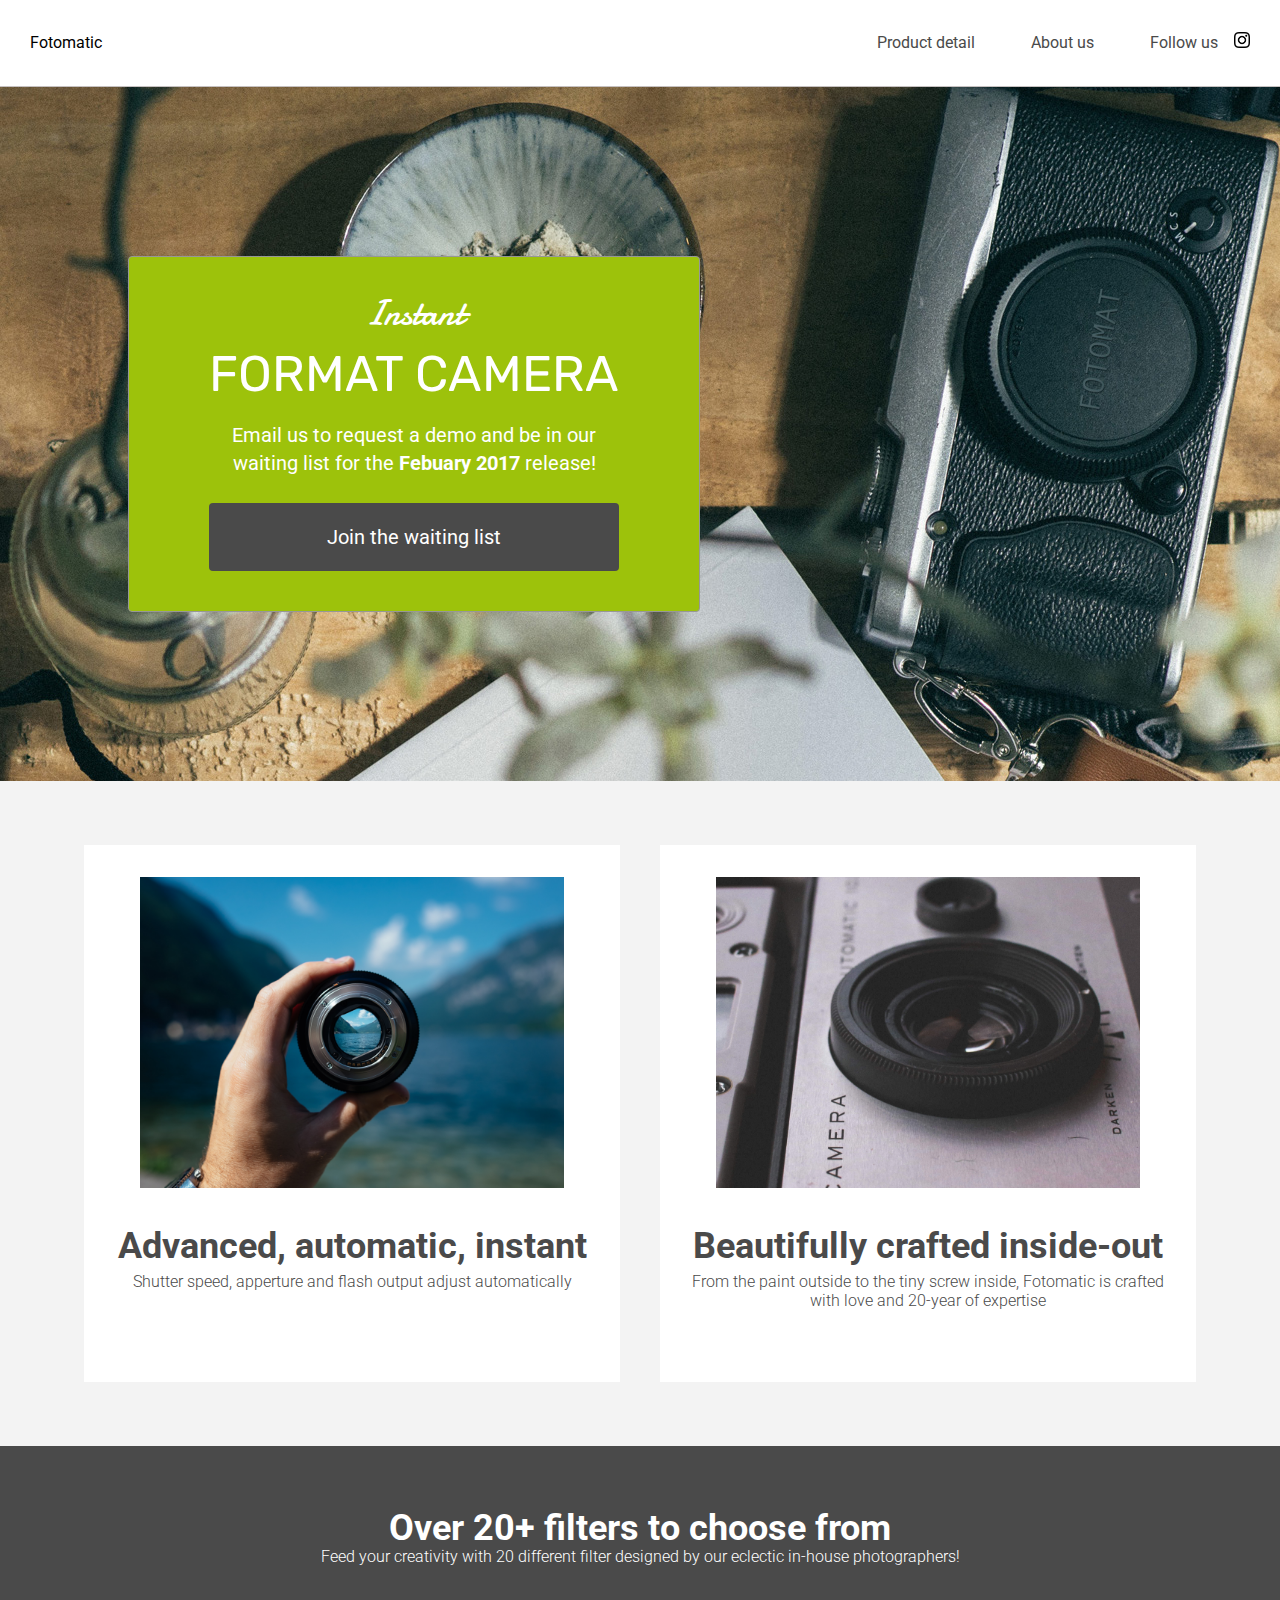
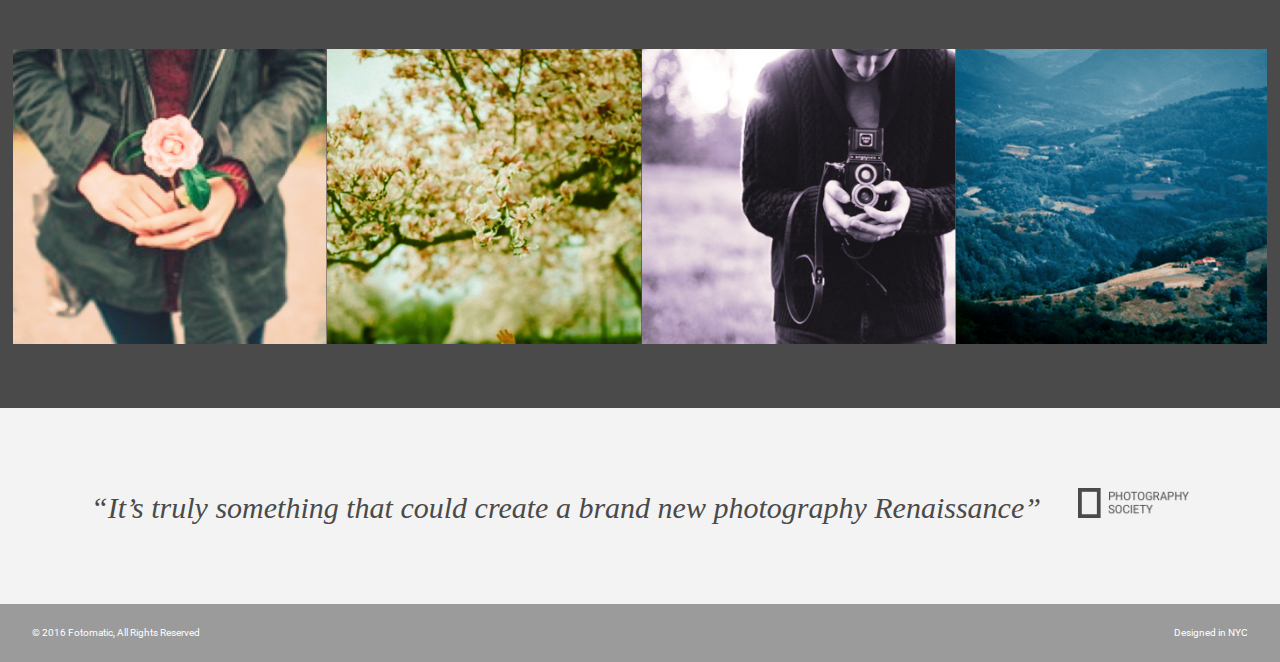
<file: Capstone_fotomatic_start/index.html>
<!DOCTYPE html>
<html>
  <head>
    <link
      href="https://fonts.googleapis.com/css?family=Damion"
      rel="stylesheet"
    />
    <link
      href="https://fonts.googleapis.com/css?family=Rubik"
      rel="stylesheet"
    />
    <link
      href="https://fonts.googleapis.com/css?family=Roboto:300,400,600,700"
      rel="stylesheet"
    />
    <link rel="stylesheet" href="./resources/css/reset.css" />
    <link rel="stylesheet" href="./resources/css/style.css" />
    <meta charset="UTF-8" />
    <meta content="width=device-width, initial-scale=1" name="viewport" />
  </head>
  <body>
    <!-- Header -->
    <header>
      <div class="content">
        <a href="index.html" class="desktop logo">Fotomatic</a>
        <nav class="desktop">
          <ul>
            <li><a href="#">Product detail</a></li>
            <li><a href="#">About us</a></li>
            <li>
              <a href="https://www.instagram.com/"
                >Follow us
                <img class="icon" src="./resources/images/instagram.png"
              /></a>
            </li>
            <li><a href="#" class="button">Join us</a></li>
          </ul>
        </nav>
        <nav class="mobile">
          <ul>
            <li>
              <a href="#"><img src="./resources/images/ic-logo.svg" /></a>
            </li>
            <li>
              <a href="#"
                ><img src="./resources/images/ic-product-detail.svg"
              /></a>
            </li>
            <li>
              <a href="#"><img src="./resources/images/ic-about-us.svg" /></a>
            </li>
            <li><a href="#" class="button">Join us</a></li>
          </ul>
        </nav>
      </div>
    </header>

    <!-- Main Content -->
    <div class="main-content">
      <!-- Sign Up Section -->
      <div id="sign-up-section" class="banner">
        <div id="sign-up-cta">
          <div class="content center">
            <div class="header">
              <h2 class="cursive">Instant</h2>
              <h1 class="striking">FORMAT CAMERA</h1>
            </div>
            <div class="email">
              <span>
                Email us to request a demo and be in our waiting list for the
                <strong>Febuary 2017</strong> release!
              </span>
              <div class="button">Join the waiting list</div>
            </div>
          </div>
        </div>
      </div>

      <!-- Features Section -->
      <div id="features-section">
        <div class="feature">
          <div class="center">
            <div class="image-container">
              <img src="resources/images/feature-1.png" />
            </div>
            <div class="content">
              <h2>Advanced, automatic, instant</h2>
              <h3>
                Shutter speed, apperture and flash output adjust automatically
              </h3>
            </div>
          </div>
        </div>
        <div class="feature">
          <div class="center">
            <div class="image-container">
              <img src="resources/images/feature-2.png" />
            </div>
            <div class="content">
              <h2>Beautifully crafted inside-out</h2>
              <h3>
                From the paint outside to the tiny screw inside, Fotomatic is
                crafted with love and 20-year of expertise
              </h3>
            </div>
          </div>
        </div>
      </div>

      <!-- Filters Section -->
      <div id="filters-section">
        <div class="content center">
          <h2>Over 20+ filters to choose from</h2>
          <h3>
            Feed your creativity with 20 different filter designed by our
            eclectic in-house photographers!
          </h3>
        </div>
        <div class="images-container">
          <div class="image-container">
            <img src="./resources/images/filter-1.png" />
          </div>
          <div class="image-container">
            <img src="./resources/images/filter-2.png" />
          </div>
          <div class="image-container">
            <img src="./resources/images/filter-3.png" />
          </div>
          <div class="image-container extra">
            <img src="./resources/images/filter-4.png" />
          </div>
        </div>
      </div>

      <!-- Quotes Section -->
      <div id="quotes-section">
        <div class="content center">
          <span class="quote">
            “It’s truly something that could create a brand new photography
            Renaissance”
            </span>
          <img
            class="quote-citation"
            src="./resources/images/photography-logo.png"
          />
        </div>
      </div>

      <!-- Footer -->
      <footer>
        <div class="content">
          <span class="copyright">© 2016 Fotomatic, All Rights Reserved</span>
          <span class="location">Designed in NYC</span>
        </div>
      </footer>
    </div>
  </body>
</html>
</file>
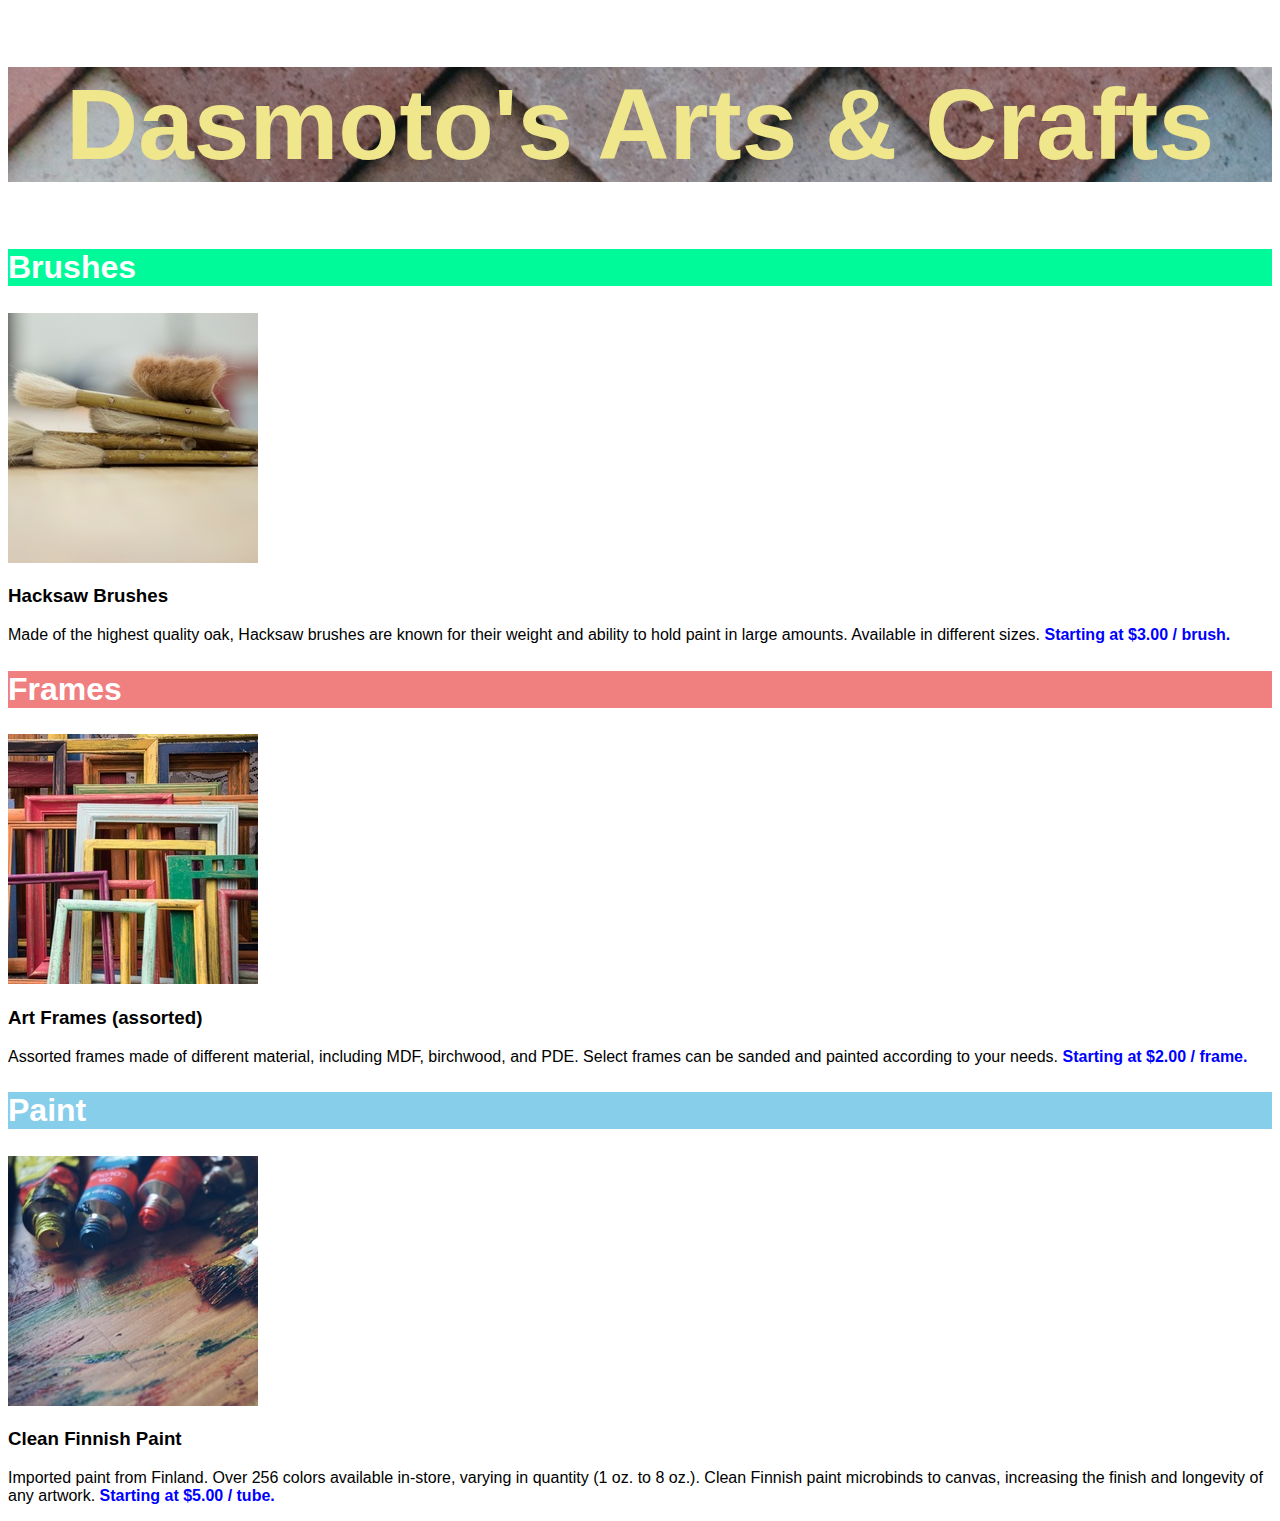
<file: Dasmotos-Arts-&-Crafts/index.html>
<!DOCTYPE html>
<html lang="en">
  <head>
    <meta charset="UTF-8" />
    <meta name="viewport" content="width=device-width, initial-scale=1.0" />
    <title>Dasmoto's Arts & Crafts</title>
    <link rel="stylesheet" href="css/style.css" />
  </head>
  <body>
    <!-- HEADER -->

    <header>
      <h1 class="bold">Dasmoto's Arts &amp; Crafts</h1>
    </header>

    <!-- MAIN CONTENT -->

    <main>
      <!-- Brushes Section -->

      <section class="item">
        <h2 class="item-1 bold">Brushes</h2>
        <img src="images/hacksaw.jpeg" alt="Several brushes together" />
        <h3>Hacksaw Brushes</h3>
        <p>
          Made of the highest quality oak, Hacksaw brushes are known for their
          weight and ability to hold paint in large amounts. Available in
          different sizes.
          <span class="blue bold">Starting at $3.00 / brush.</span>
        </p>
      </section>

      <!-- Frames Section -->

      <section class="item">
        <h2 class="item-2 bold">Frames</h2>
        <img
          src="images/frames.jpeg"
          alt="Frames with different colors and sizes"
        />
        <h3>Art Frames (assorted)</h3>
        <p>
          Assorted frames made of different material, including MDF, birchwood,
          and PDE. Select frames can be sanded and painted according to your
          needs. <span class="blue bold">Starting at $2.00 / frame.</span>
        </p>
      </section>

      <!-- Paint Section -->

      <section class="item">
        <h2 class="item-3 bold">Paint</h2>
        <img
          src="images/finnish.jpeg"
          alt="Yellow, blue, and red Finnish paint tubes"
        />
        <h3>Clean Finnish Paint</h3>
        <p>
          Imported paint from Finland. Over 256 colors available in-store,
          varying in quantity (1 oz. to 8 oz.). Clean Finnish paint microbinds
          to canvas, increasing the finish and longevity of any artwork.
          <span class="blue bold">Starting at $5.00 / tube.</span>
        </p>
      </section>
    </main>
  </body>
</html>
</file>
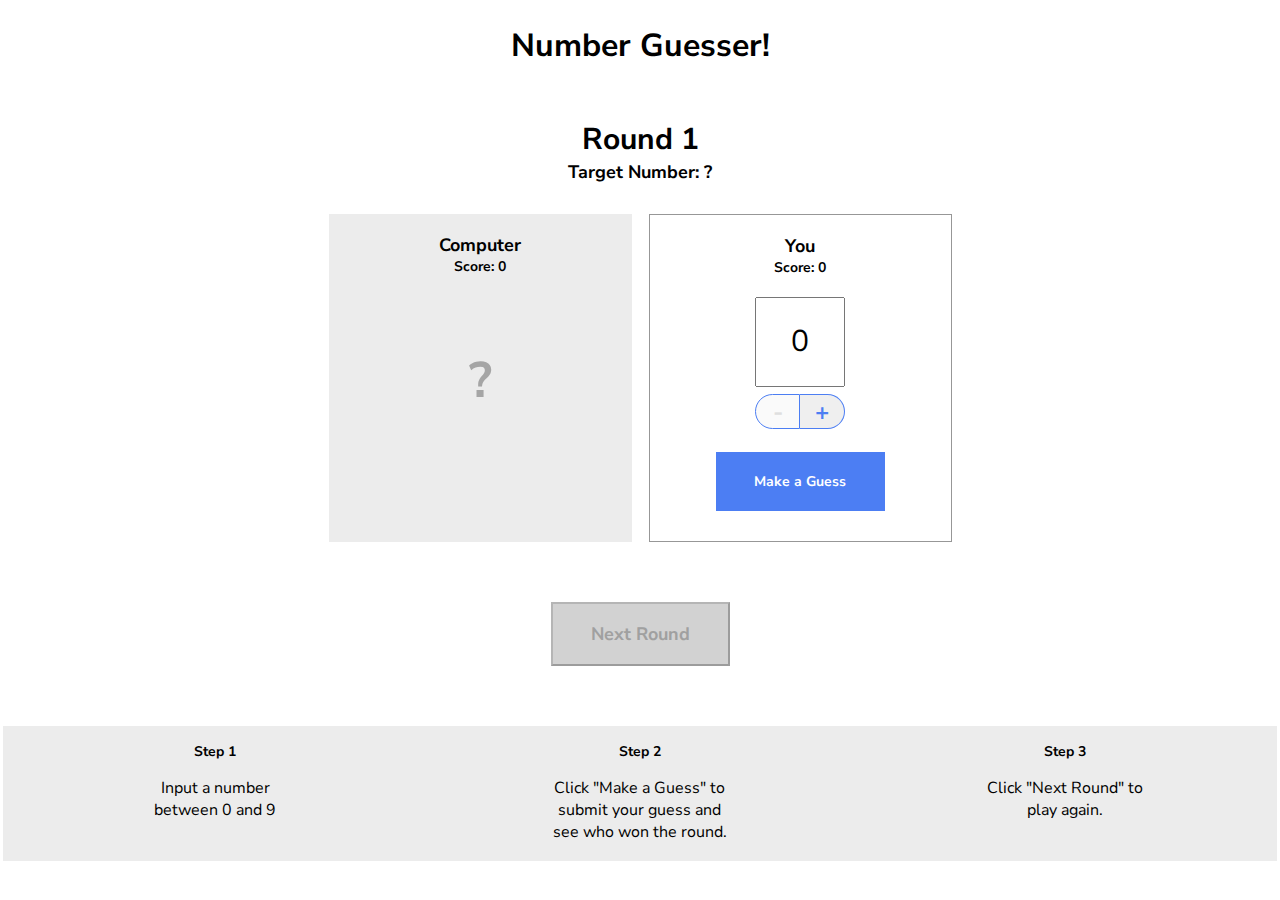
<file: number-guesser-starting/index.html>
<!doctype html>

<html>
  <head>
    <title>Number Guesser</title>
    <link href="https://fonts.googleapis.com/css?family=Nunito+Sans:400,700" rel="stylesheet">
    <link rel="stylesheet" href="./style.css">
  </head>
  <body>
    <div class="game-container">
      <header>
        <h1>Number Guesser!</h1>
      </header>
      
      <div class="rounds">
        <p class="round-label">Round <span id="round-number">1</span></p>
        <p class="guess-label">Target Number: <span id="target-number">?</span></p>
      </div>

      <div class="guessing-area">
        <div class="guess computer-guess">
          <div class="guess-title">
            <p class="guess-label">Computer</p>
            <p class="score-label">Score: <span id="computer-score">0</span></p>
          </div>
          <p id="computer-guess">?</p>
          <p class="winning-text" id="computer-wins"></p>
        </div>
        <div class="guess human-guess">
          <div class="guess-title">
            <p class="guess-label">You</p>
            <p class="score-label">Score: <span id="human-score">0</span></p>
          </div>
          <input type="number" id="human-guess" min=0 max=9 value=0>
          <div class="number-controls">
            <button class="number-control left" id="subtract" disabled>-</button>
            <button class="number-control right" id="add">+</button>
          </div>
          <button class="button" id="guess">Make a Guess</button>
        </div>
      </div>

      <div class="next-round-container">
        <button class="button" id="next-round" disabled>Next Round</button>
      </div>

    </div>
    
    <div class="instructions">
      <div class="instruction">
        <h3>Step 1</h3>
        <p>Input a number between 0 and 9</p>
      </div>
      <div class="instruction">
        <h3>Step 2</h3>
        <p>Click "Make a Guess" to submit your guess and see who won the round.</p>
      </div>
      <div class="instruction">
        <h3>Step 3</h3>
        <p>Click "Next Round" to play again.</p>
      </div>
    </div>

    <script src="./script.js"></script>
    <script src="./game.js"></script>
  </body>
</html>
</file>
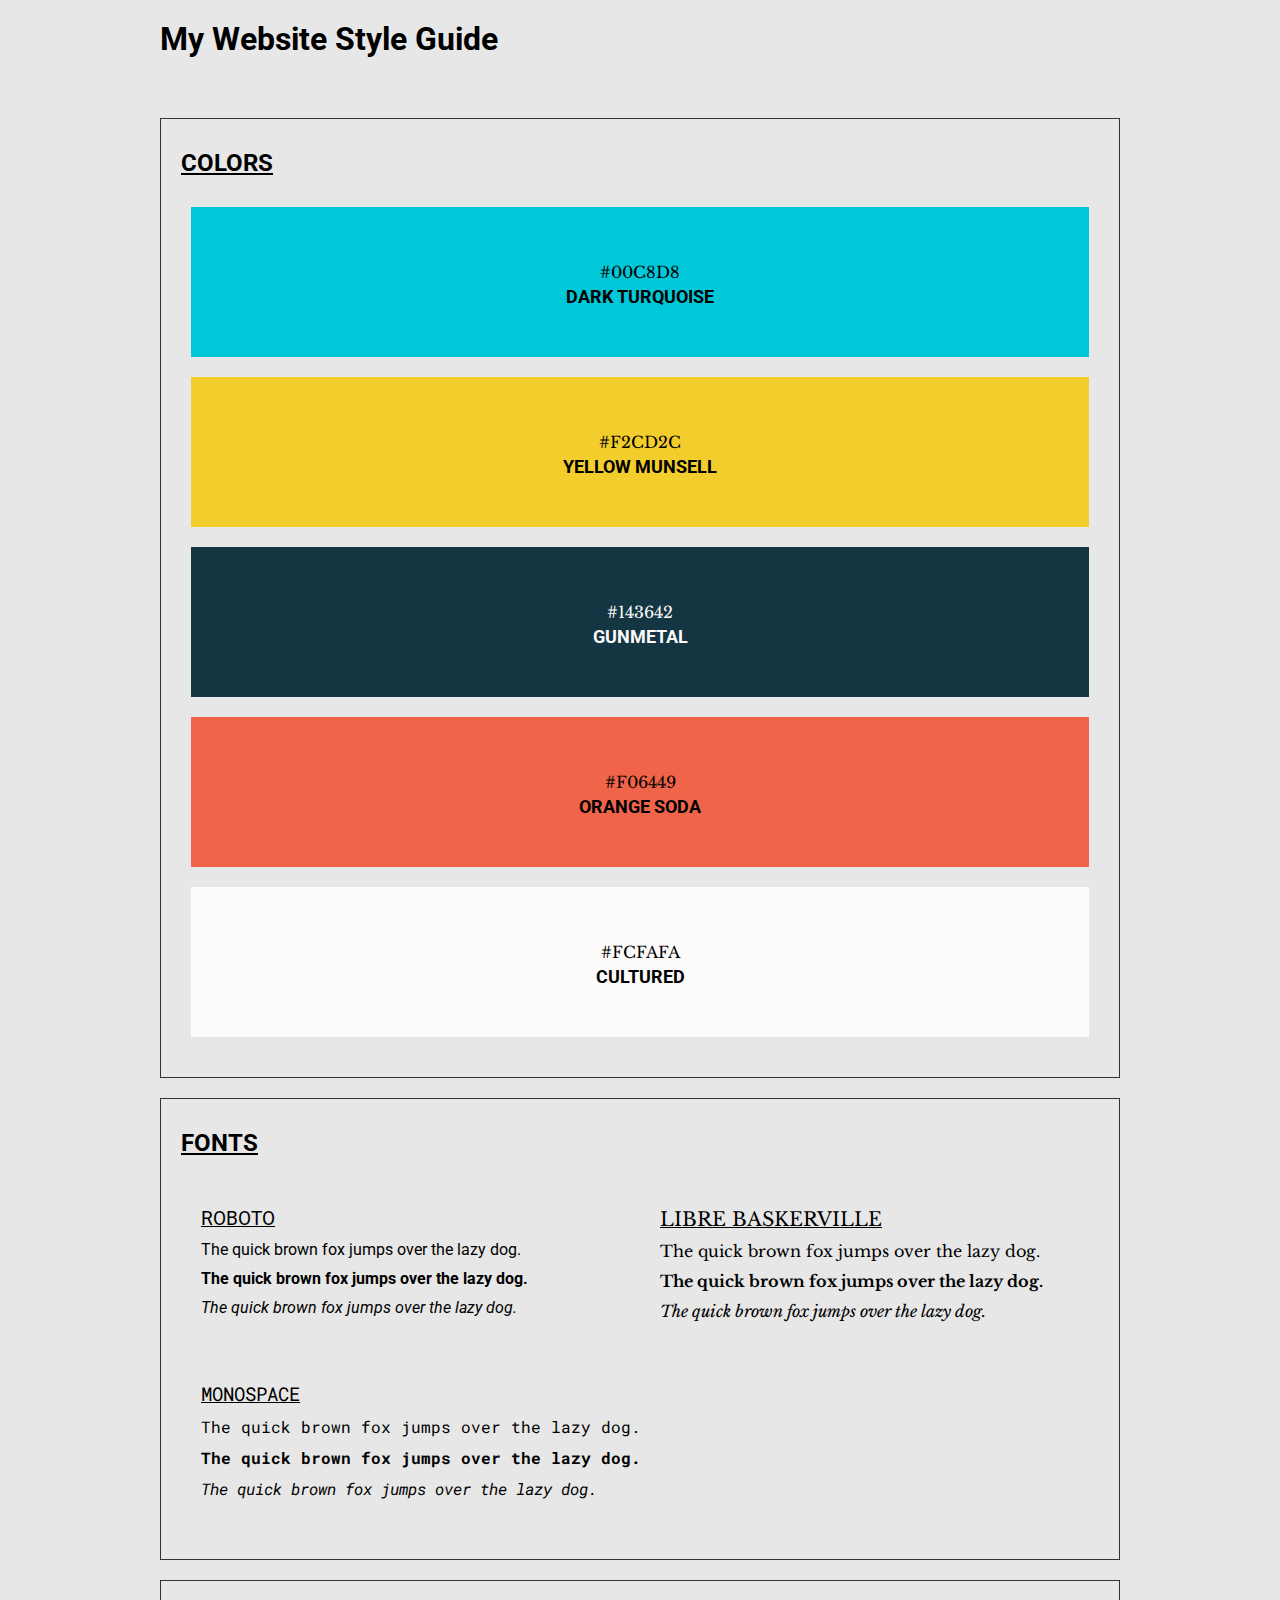
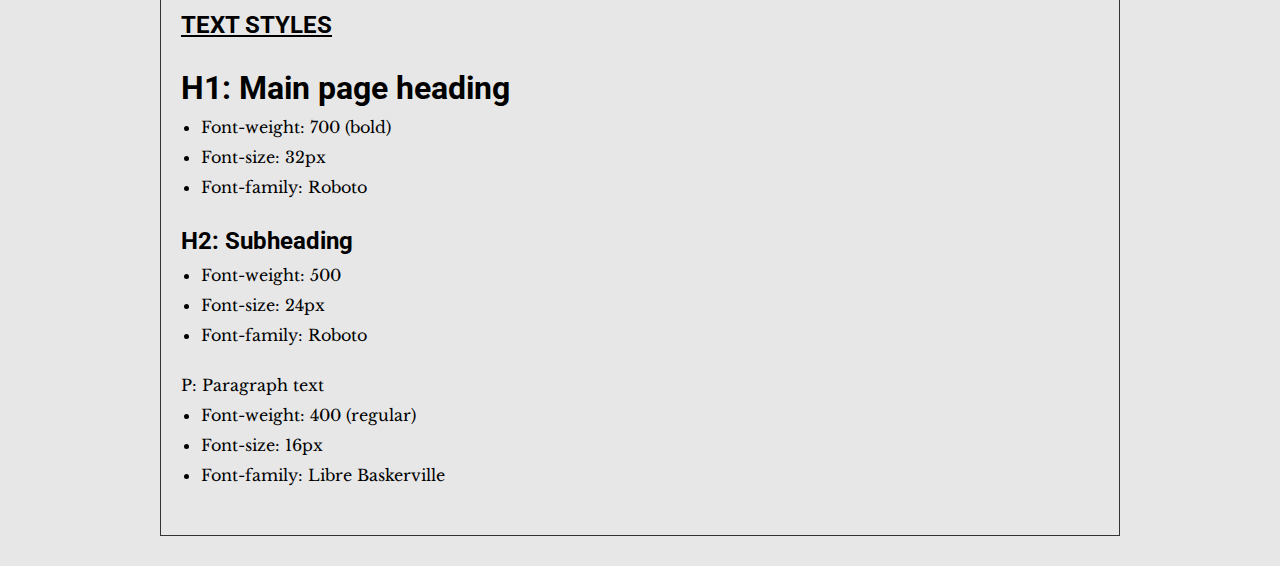
<file: Website Design System/index.html>
<!DOCTYPE html>
<html lang="en">
<head>
    <meta charset="UTF-8">
    <meta name="viewport" content="width=device-width, initial-scale=1.0">
    <title>Alex's Website Style Guide</title>
    <link rel="stylesheet" href="css/styles.css">
    <link rel="preconnect" href="https://fonts.gstatic.com">
    <link rel="preconnect" href="https://fonts.gstatic.com">
    <link href="https://fonts.googleapis.com/css2?family=Libre+Baskerville:ital,wght@0,400;0,700;1,400&family=Roboto+Mono:ital,wght@0,400;0,500;1,400&family=Roboto:ital,wght@0,400;0,500;0,700;1,400&display=swap" rel="stylesheet"> 
</head>
<body>
    <h1>My Website Style Guide</h1>
    <div class="container">    

        <section class="colors">
            <h2>Colors</h2>
            <div class="color color1"><p>#00C8D8</p><h3>Dark Turquoise</h3></div>
            <div class="color color2"><p>#F2CD2C</p><h3>Yellow Munsell</h3></div>
            <div class="color color3"><p>#143642</p><h3>Gunmetal</h3></div>
            <div class="color color4"><p>#F06449</p><h3>Orange Soda</h3></div>
            <div class="color color5"><p>#FCFAFA</p><h3>Cultured</h3></div>
        </section>

        <section class="fonts">
            <h2>Fonts</h2>
            <div class="font roboto">
                <p class="title-font">Roboto</p>
                <p class="normal">The quick brown fox jumps over the lazy dog.</p>
                <p class="bold">The quick brown fox jumps over the lazy dog.</p>
                <p class="italic">The quick brown fox jumps over the lazy dog.</p>
            </div>
            <div class="font baskerville">
                <p class="title-font">Libre Baskerville</p>
                <p class="normal">The quick brown fox jumps over the lazy dog.</p>
                <p class="bold">The quick brown fox jumps over the lazy dog.</p>
                <p class="italic">The quick brown fox jumps over the lazy dog.</p>
            </div>
            <div class="font font2 monospace">
                <p class="title-font">Monospace</p>
                <p class="normal">The quick brown fox jumps over the lazy dog.</p>
                <p class="bold">The quick brown fox jumps over the lazy dog.</p>
                <p class="italic">The quick brown fox jumps over the lazy dog.</p>
            </div>
        </section>
        
        <!-- Split this section into two parts and create buttons on the new section -->
        <section class="text_styles">
            <h2>Text Styles</h2>
            <div class="styles">
                <h1>H1: Main page heading</h1>
                <ul>
                    <li>Font-weight: 700 (bold)</li>
                    <li>Font-size: 32px</li>
                    <li>Font-family: Roboto</li>
                </ul>
            </div>
            <div class="styles">
                <h2>H2: Subheading</h2>
                <ul>
                    <li>Font-weight: 500</li>
                    <li>Font-size: 24px</li>
                    <li>Font-family: Roboto</li>
                </ul>
            </div>
            <div class="styles">
                <p>P: Paragraph text</p>
                <ul>
                    <li>Font-weight: 400 (regular)</li>
                    <li>Font-size: 16px</li>
                    <li>Font-family: Libre Baskerville</li>
                </ul>
            </div>
        </section>
    </div>
</body>
</html>
</file>
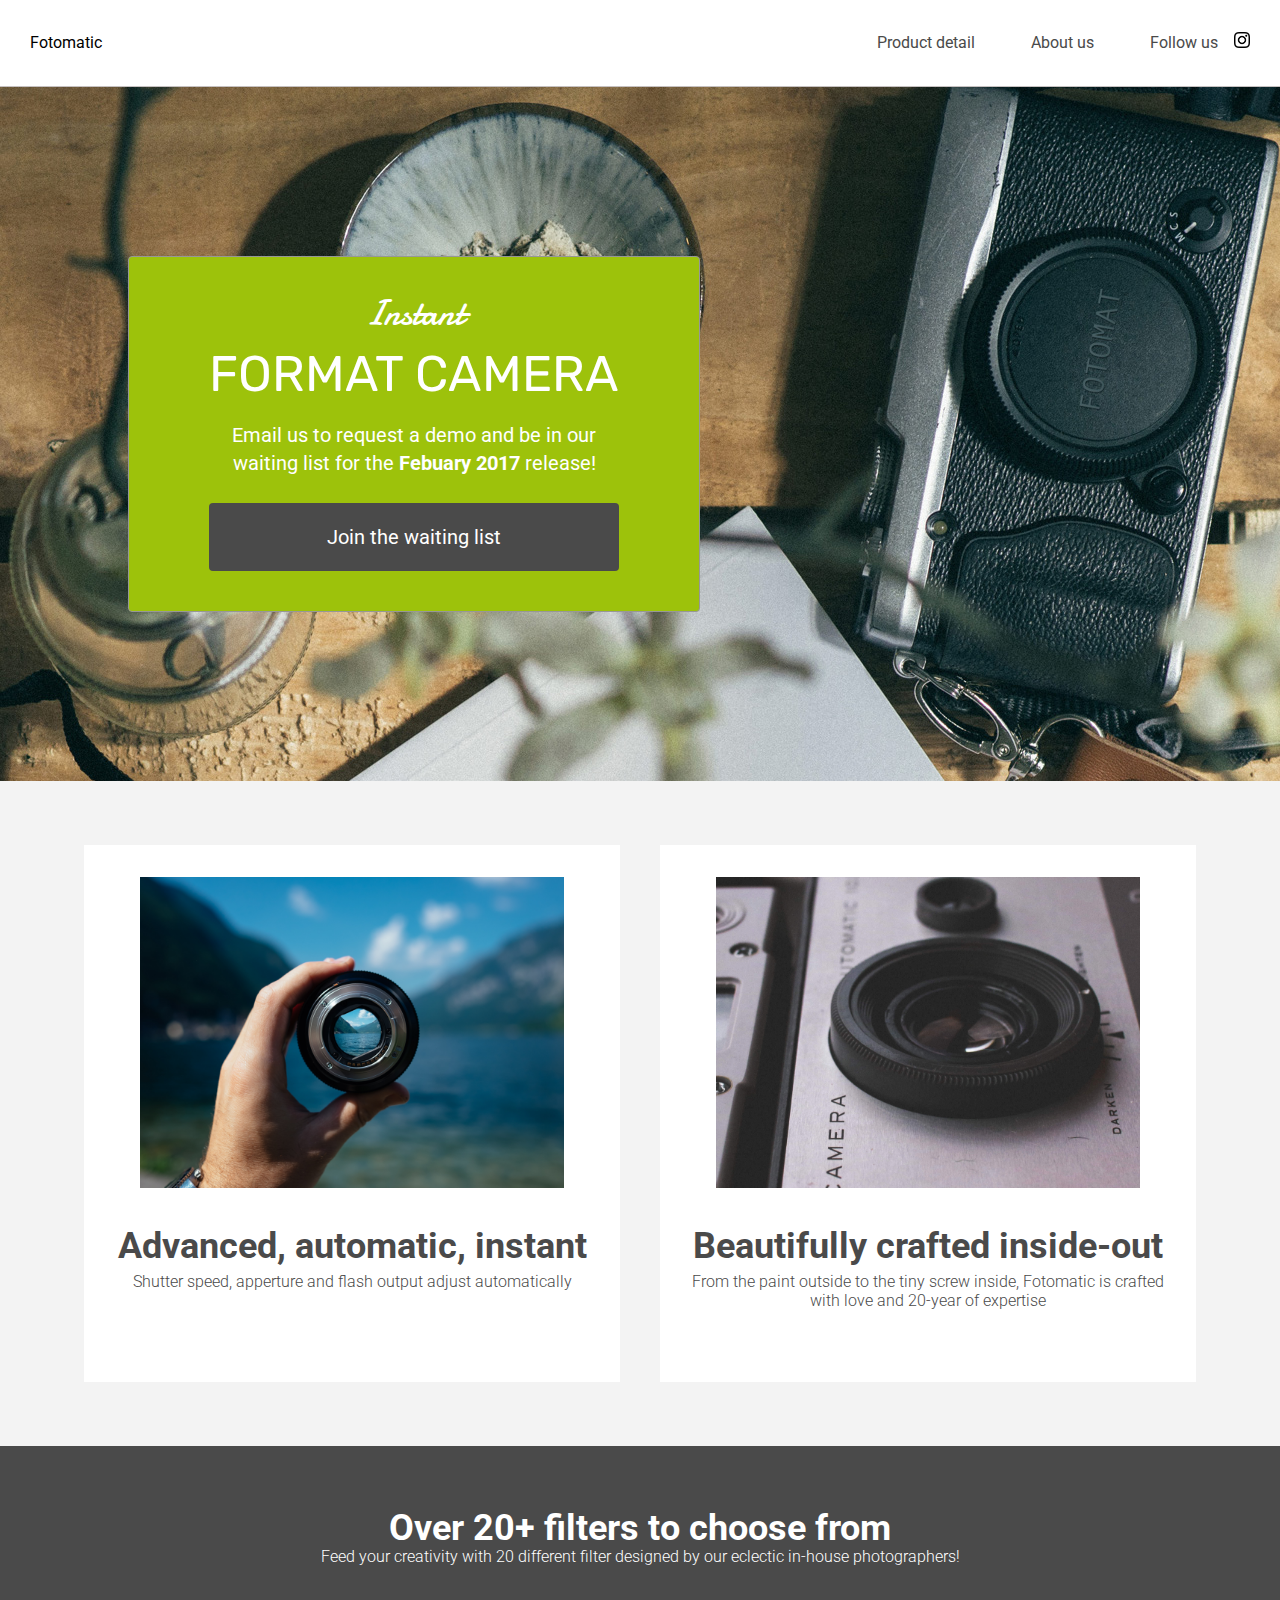
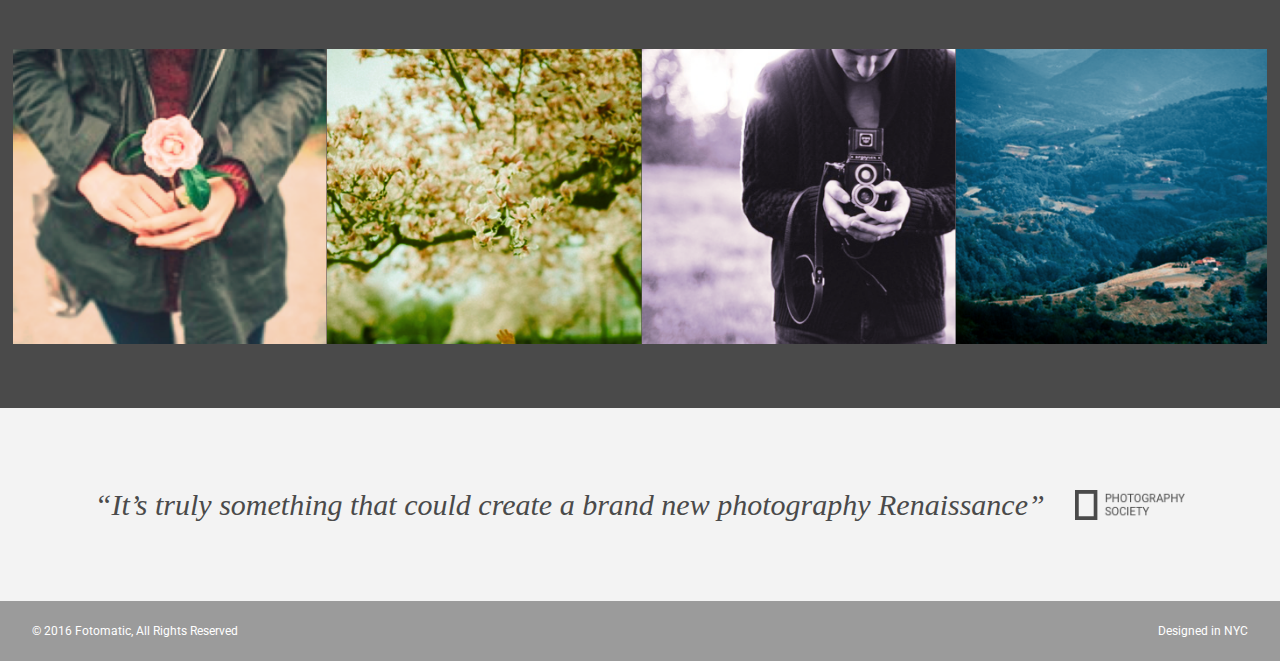
<file: Capstone_fotomatic_start/F1C1_solution/index.html>
<!DOCTYPE html>
<html>
<head>
  <link href="https://fonts.googleapis.com/css?family=Damion" rel="stylesheet">
  <link href="https://fonts.googleapis.com/css?family=Rubik" rel="stylesheet">
  <link href="https://fonts.googleapis.com/css?family=Roboto:300,400,600,700" rel="stylesheet">
  <link rel="stylesheet" href="./resources/css/reset.css">
  <link rel="stylesheet" href="./resources/css/style.css">
  <title>Fotomatic</title>
</head>
<body>
  <!-- Header -->
  <header>
    <div class="content">
      <a href="index.html" class="desktop logo">Fotomatic</a>
      <nav class="desktop">
        <ul>
          <li><a href="#">Product detail</a></li>
          <li><a href="#">About us</a></li>
          <li><a href="https://www.instagram.com/" target="_blank">Follow us <img class="icon" src="./resources/images/instagram.png"></a></li>
          <li><a href="#" class="button">Join us</a></li>
        </ul>
      </nav>
      <nav class="mobile">
        <ul>
          <li><a href="#"><img src="./resources/images/ic-logo.svg"></a></li>
          <li><a href="#"><img src="./resources/images/ic-product-detail.svg"></a></li>
          <li><a href="#"><img src="./resources/images/ic-about-us.svg"></a></li>
          <li><a href="#" class="button">Join us</a></li>
        </ul>
      </nav>
    </div>
  </header>

  <!-- Main Content -->
  <div class="main-content">

    <!-- Sign Up Section -->
    <div id="sign-up-section" class="banner">
      <div id="sign-up-cta">
        <div class="content center">
          <div class="header">
            <h2 class="cursive">Instant</h2>
            <h1 class="striking">FORMAT CAMERA</h1>
          </div>
          <div class="email">
            <span>
              Email us to request a demo and be in our waiting list for the <strong>Febuary 2017</strong> release!
            </span>
            <div class="button">Join the waiting list</div>
          </div>
        </div>
      </div>
    </div>

    <!-- Features Section -->
    <div id="features-section">
      <div class="feature">
        <div class="center">
          <div class="image-container">
            <img src="./resources/images/feature-1.png" />
          </div>
          <div class="content">
            <h2>Advanced, automatic, instant</h2>
            <h3>Shutter speed, apperture and flash output adjust automatically</h3>
          </div>
        </div>
      </div>
      <div class="feature">
        <div class="center">
          <div class="image-container">
            <img src="./resources/images/feature-2.png" />
          </div>
          <div class="content">
            <h2>Beautifully crafted inside-out</h2>
            <h3>From the paint outside to the tiny screw inside, Fotomatic is crafted with love and 20-year of expertise</h3>
          </div>
        </div>
      </div>
    </div>

    <!-- Filters Section -->
    <div id="filters-section">
      <div class="content center">
        <h2>Over 20+ filters to choose from</h2>
        <h3>Feed your creativity with 20 different filter designed by our eclectic in-house photographers!</h3>
      </div>
      <div class="images-container">
        <div class="image-container">
          <img src="./resources/images/filter-1.png" />
        </div>
        <div class="image-container">
          <img src="./resources/images/filter-2.png" />
        </div>
        <div class="image-container">
          <img src="./resources/images/filter-3.png" />
        </div>
        <div class="image-container extra">
          <img src="./resources/images/filter-4.png" />
        </div>
      </div>
    </div>

    <!-- Quotes Section -->
    <div id="quotes-section">
      <div class="content center">
        <span class="quote">“It’s truly something that could create a brand new photography Renaissance”</span>
        <img class="quote-citation" src="./resources/images/photography-logo.png" />
      </div>
    </div>

    <!-- Footer -->
    <footer>
      <div class="content">
        <span class="copyright">© 2016  Fotomatic, All Rights Reserved</span>
        <span class="location">Designed in NYC</span>
      </div>
    </footer>

  </div>
</body>
</html>
</file>
<file: Capstone_fotomatic_start/resources/css/style.css>
/* Universal Styles */

html {
  font-family: "Roboto", sans-serif;
  font-size: 16px;
}

.main-content {
  position: relative;
  top: 5.3125rem; /* To offset for fixed header. */
}

.center {
  text-align: center;
}

.button {
  border-radius: 4px;
  background-color: #4a4a4a;
  color: white;
}

.image-container {
  overflow: hidden;
}

.image-container img {
  display: block;
  max-width: 100%;
}

@media only screen and (max-width: 760px) {
  .main-content {
    top: 2.5625rem;
  }
}

/* Header */

header {
  position: fixed;
  width: 100%;
  border-bottom: solid 1px #c6c1c1;
  background-color: white;
  z-index: 100;
}

header .content {
  display: flex;
  align-items: center;
  padding: 1.875rem;
}

header .logo {
  flex: 1;
}

header nav ul {
  display: flex;
}

nav li {
  padding-left: 3.5rem;
}

nav a {
  vertical-align: bottom;
  line-height: 1.6;
  font-size: 1rem;
  color: #4a4a4a;
}

nav .button {
  padding: 0.1875rem 0.5rem;
  background-color: #9dc20b;
  line-height: 1.6;
  color: white;
}

nav li:last-child {
  display: none;
}

header .icon {
  width: 1rem;
  padding-left: 0.75rem;
}

header .mobile {
  display: none;
}

@media only screen and (max-width: 895px) {
  nav li:last-child {
    display: block;
  }

  header .content {
    padding: 1rem 1rem;
  }
}

@media only screen and (max-width: 600px) {
  header .desktop {
    display: none;
  }

  header .mobile {
    display: block;
    width: 100%;
  }

  header .content {
    padding: 0.5rem 0;
  }

  header .mobile ul {
    display: flex;
    justify-content: space-around;
    align-items: center;
    width: 100%;
  }

  header .mobile li {
    padding: 0;
  }
}

/* Sign Up Section */

#sign-up-section {
  display: flex;
  justify-content: flex-start;
  align-items: flex-start;
  height: 43.5rem;
  background: url("../images/banner-landingpage.jpg") bottom / cover no-repeat;
}

#sign-up-cta {
  padding: 0 5rem 2.5rem 5rem;
  border: solid 1px #979797;
  border-radius: 4px;
  background-color: #9dc20b;
  position: relative;
  top: 171px;
  left: 10%;
}

#sign-up-cta .content {
  width: 25.625rem;
  margin-top: 2rem;
  font-family: "Roboto", sans-serif;
  font-size: 1.25rem;
  line-height: 1.4;
  color: white;
}

#sign-up-cta h1 {
  font-size: 3.125rem;
}

#sign-up-cta h2 {
  font-size: 2.25rem;
}

#sign-up-cta span strong {
  font-weight: bold;
}

#sign-up-cta .cursive {
  font-family: "Damion", cursive;
}

#sign-up-cta .striking {
  font-family: "Rubik", sans-serif;
  padding-bottom: 0.75rem;
}

#sign-up-cta .button {
  margin-top: 1.625rem;
  padding: 1.25rem 7.25rem;
}

@media only screen and (max-width: 895px) {
  #sign-up-section {
    align-items: center;
    justify-content: center;
    height: 28rem;
  }

  #sign-up-cta {
    position: static;
    width: auto;
    height: auto;
    background-color: transparent;
    border: none;
  }

  #sign-up-cta .content {
    margin-top: 0;
  }

  #sign-up-cta .email {
    display: none;
  }

  #sign-up-cta h1 {
    font-size: 3.125rem;
  }

  #sign-up-cta h2 {
    font-size: 2.25rem;
  }
}

@media only screen and (max-width: 600px) {
  #sign-up-section {
    height: 20rem;
  }

  #sign-up-cta h1 {
    font-size: 2.25rem;
  }

  #sign-up-cta h2 {
    font-size: 2rem;
  }
}

/* Features Section */

#features-section {
  display: flex;
  justify-content: space-between;
  padding: 4rem 5%;
  background-color: #f3f3f3;
}

.feature {
  flex: 1;
  padding: 2rem;
  margin: 0px 1.25rem;
  background-color: white;
}

.feature .image-container {
  width: 90%;
  height: 65%;
  margin: 0 auto;
}

.feature .content {
  padding: 2.5rem 0;
}

.feature h2 {
  padding-bottom: 0.5rem;
  font-size: 2.25rem;
  font-weight: bold;
  color: #4a4a4a;
}

.feature h3 {
  font-size: 1rem;
  line-height: 1.2;
  font-weight: 300;
  color: #4a4a4a;
}

@media only screen and (max-width: 895px) {
  #features-section {
    padding: 1rem;
  }

  .feature {
    margin: 0px 0.5rem;
    padding: 1rem;
  }
  .feature h2 {
    font-size: 1.125rem;
    line-height: 1.3;
  }

  .feature h3 {
    font-size: 0.875rem;
    line-height: 1.4;
  }
}

@media only screen and (max-width: 600px) {
  #features-section {
    flex-flow: column;
    padding: 0;
  }

  .feature {
    margin: 0;
    padding: 1.25rem 1rem 0 1rem;
  }
}

/* Filters Section */

#filters-section {
  padding: 4rem 0;
  background-color: #4a4a4a;
}

#filters-section .content {
  padding: 0 0.625rem;
  margin-bottom: 5rem;
}

#filters-section .content h2 {
  font-size: 2.25rem;
  font-weight: bold;
  color: white;
}

#filters-section .content h3 {
  font-size: 1rem;
  line-height: 1.4;
  font-weight: 300;
  color: white;
}

#filters-section .images-container {
  max-width: 100%;
  padding: 0 1%;
  display: flex;
}

@media only screen and (max-width: 600px) {
  #filters-section {
    padding: 1.5rem 0 0 0;
  }

  #filters-section .content {
    margin-bottom: 1rem;
  }

  #filters-section .content h2 {
    padding-bottom: 0.625rem;
    font-size: 1.125rem;
    line-height: 1.3;
    font-weight: normal;
  }

  #filters-section .content h3 {
    font-size: 0.875rem;
    line-height: 1.4;
  }

  #filters-section .images-container {
    padding: 0;
  }

  #filters-section .extra {
    display: none;
  }
}

/* Quotes Section */

#quotes-section {
  background-color: #f3f3f3;
}

#quotes-section .content {
  padding: 5rem 0;
}

#quotes-section .quote {
  padding-right: 1.875rem;
  font-family: "Palatino", serif;
  font-size: 1.875rem;
  line-height: 1.1;
  font-style: italic;
  color: #4a4a4a;
}

#quotes-section .quote-citation {
  height: 1.875rem;
}

@media only screen and (max-width: 895px) {
  #quotes-section .content {
    padding: 3rem 1.5rem;
  }
}

@media only screen and (max-width: 600px) {
  #quotes-section .content {
    flex-flow: column;
    padding: 1.875rem 0.625rem;
  }

  #quotes-section .quote {
    font-size: 1.5rem;
    line-height: 1.4;
  }

  #quotes-section .quote-citation {
    display: block;
    padding-top: 1rem;
    margin: auto;
  }
}

/* Footer */

footer {
  background-color: #9b9b9b;
  padding: 1.5rem 2rem;
}

footer .content {
  color: white;
  display: flex;
  font-size: 0.75rem;
}

footer .copyright {
  flex-grow: 1;
}

@media only screen and (min-width: 600px) {
  footer .content {
    font-size: 0.625rem;
  }
}
</file>
<file: Dasmotos-Arts-&-Crafts/css/style.css>
body {
  font-family: Helvetica, sans-serif;
}
.bold {
  font-weight: bold;
}
h1 {
  font-size: 100px;
  color: khaki;
  text-align: center;
  background: url("../images/pattern.jpeg");
  background-repeat: no-repeat;
}

.item h2 {
  font-size: 32px;
  color: white;
}

.item-1 {
  background-color: mediumspringgreen;
}

.item-2 {
  background-color: lightcoral;
}

.item-3 {
  background-color: skyblue;
}

.blue {
  color: blue;
}
</file>
<file: number-guesser-starting/style.css>
* {
  font-family: 'Nunito Sans';
  box-sizing: border-box;
}

body {
  margin: 0 auto;
  padding: 3px;
  background-color: #fff;
}

.game-container {
  max-width: 640px;
  margin: 0 auto;
  text-align: center;
}

header {
  display: flex;
  justify-content: center
}

.rounds {
  display: flex;
  flex-direction: column;
  align-items: center;
  margin-bottom: 30px;
}

.round-label {
  font-size: 30px;
  font-weight: 700;
  margin-bottom: 0px;
}

.guess {
  min-width: 303px;
  height: 328px;
  display: flex;
  flex-direction: column;
  align-items: center;
  padding: 19px;
}

.guessing-area {
  display: flex;
  justify-content: space-around;
  align-items: flex-start;
  margin-bottom: 60px;
}

.guess-title {
  display: flex;
  flex-direction: column;
  align-items: center;
  justify-content: flex-start;
  margin-bottom: 20px;
}

.guess-label {
  font-size: 18px;
  font-weight: 700;
  margin: 0;
}

.score-label {
  font-size: 14px;
  font-weight: 700;
  margin: 0;
}

.target-guess {
  display: flex;
  flex-direction: column;
  align-items: center;
  justify-content: flex-start;
}

.computer-guess {
  background-color: #ececec;
}

#computer-guess {
  font-size: 50px;
  font-weight: 700;
  color: #a5a5a5;
}

.human-guess {
  border: 1px solid #979797;
}

.guess input {
  height: 90px;
  width: 90px;
  font-size: 30px;
  text-align: center;
  margin: 0 auto;
  margin-bottom: 7px;
}

.number-controls {
  font-size: 0;
  margin-bottom: 23px;
}

.number-control {
  border: solid 1px #4c7ef3;
  display: inline-block;
  width: 45px;
  height: 35px;
  font-size: 24px;
  font-weight: 700;
  color: #4c7ef3;
  cursor: pointer;
}

.number-controls button[disabled] {
  color: #dfdfdf;
  cursor: default;
}

.left {
  border-top-left-radius: 22.5px;
  border-bottom-left-radius: 22.5px;
}

.right {
  border-top-right-radius: 22.5px;
  border-bottom-right-radius: 22.5px;
  border-left-width: 0px;
}

.controls {
  display: flex;
  justify-content: space-around;
}

.button {
  background-color: #4c7ef3;
  color: #fff;
  cursor: pointer;
}

#guess {
  padding: 20px;
  width: 169px;
  height: 59px;
  border: none;
  font-weight: 700;
  font-size: 14px;
}

input[type=number]::-webkit-inner-spin-button {
  -webkit-appearance: none;
}

#next-round {
  width: 179px;
  height: 64px;
  font-size: 18px;
  font-weight: bold;
  margin-left: auto;
  margin-right: auto;
  margin-bottom: 60px;
}
  
.button[disabled] {
  background-color: #d2d2d2;
  color: #a0a0a0;
  cursor: default;
}

.instructions {
  background-color: #ececec;
  width: 100%;
  display: flex;
  justify-content: space-around;
}

.instruction {
  width: 180px;
  padding: 2px;
  text-align: center;
}

.instructions h3 {
  font-size: 14px;
}


.winning-text, .winning-text[disabled] {
  color: #ec3636;
  font-weight: 700;
}
</file>
<file: Website Design System/css/styles.css>
*, *::after, *::before {
    margin: 0;
    padding: 0;
}

body {
    width: 75%;
    margin: 20px auto;
    font-family: 'Libre Baskerville', serif;
    font-size: 16px;
    background-color: rgb(231, 231, 231);
}

/* font-family: 'Roboto', sans-serif; */

h1, h2, h3{
    font-family: 'Roboto', sans-serif;
}

h1{
    margin-bottom: 50px;
    font-size: 32px;
}

h2 {
    font-size: 24px;
}


.container{
    display: flex;
    flex-direction: column;
    justify-content: space-between;
    min-height: 90vh;
}

section{
    display: flex;
    margin: 10px 0px;
}

section > h2 {
    text-decoration: underline;
    text-transform: uppercase;
}


.colors{
    justify-content: space-around;
    flex-wrap: wrap;
    border: 1px solid #333;
    padding: 30px 20px;
}
.colors > h2{
    width: 100%;
    margin-bottom: 20px;
}

.color {
    min-height: 150px;
    flex: 1 500px;
    margin: 10px 10px;
    display: flex;
    flex-direction: column;
    justify-content: center;
    align-items: center;
}

.color p{
    padding: 5px;
    font-size: 1rem;
}

.color h3 {
    font-size: 1.1rem;
    text-transform: uppercase;
}


.color1{
    background-color: #00C8D8;
}
.color2{
    background-color: #F2CD2C;
}
.color3{
    background-color: #143642;
    color: #FCFAFA;
}
.color4{
    background-color: #F06449;
}
.color5{
    background-color: #FCFAFA;
}


.fonts {
    justify-content: space-between;
    flex-wrap: wrap;
    border: 1px solid #333;
    padding: 30px 20px;
}

.fonts > h2 {
    width: 100%;
    margin-bottom: 20px;
}

.font {
    margin: 10px 10px;
    flex: 1 400px;
    padding: 10px;
}

.font p {
    margin: 10px 0px;
}


.title-font {
    font-size: 1.2rem;
    text-decoration: underline;
    text-transform: uppercase;
    margin: 10px 0px;
}

.roboto{
    font-family: 'Roboto', sans-serif;
}


.baskerville{
    font-family: 'Libre Baskerville', serif;
}

.monospace{
    font-family: 'Roboto Mono', monospace;
}

.normal{
    font-weight: 400;
}

.italic{
    font-style: italic;
}

.bold {
    font-weight: 700;
}


.text_styles{
    justify-content: space-around;
    /* flex-wrap: wrap; */
    flex-direction: column;
    border: 1px solid #333;
    padding: 30px 20px;
}

.text_styles > h2 {
    width: 100%;
    margin-bottom: 20px;
}

.styles {
    margin: 10px 0px;
}
.styles * {
    margin: 0;
    padding: 0;
}

.styles ul {
    margin-top: 10px;
    padding-left: 20px;
}

.styles li {
    margin: 10px 0px;
}
</file>
<file: Capstone_fotomatic_start/F1C1_solution/resources/css/style.css>
/* Universal Styles */

html {
  font-family: "Roboto", sans-serif;
  font-size: 16px;
}

.main-content {
  position: relative;
  top: 5.3125rem; /* To offset for fixed header. */
}

.center {
  text-align: center;
}

.button {
  border-radius: 4px;
  background-color: #4a4a4a;
  color: white;
}

.image-container {
  overflow: hidden;
}

.image-container img {
  display: block;
  max-width: 100%;
}

@media only screen and (max-width: 895px) {
  .main-content {
    top: 2.5625rem;
  }
}

/* Header */

header {
  position: fixed;
  z-index: 100;
  width: 100%;
  border-bottom: solid 1px #c6c1c1;
  background-color: white;
}

header .content {
  display: flex;
  align-items: center;
  padding: 1.875rem;
}

header .logo {
  flex: 1;
}

header nav ul {
  display: flex;
}

nav li {
  padding-left: 3.5rem;
}

nav a {
  vertical-align: bottom;
  line-height: 1.6;
  font-size: 1rem;
  color: #4a4a4a;
}

nav .button {
  padding: 0.1875rem 0.5rem;
  background-color: #9dc20b;
  line-height: 1.6;
  color: white;
}

nav li:last-child {
  display: none;
}

header .icon {
  width: 1rem;
  padding-left: 0.75rem;
}

header .mobile {
  display: none;
}

@media only screen and (max-width: 895px) {
  nav li:last-child {
    display: block;
  }

  header .content {
    padding: 1rem 1rem;
  }
}

@media only screen and (max-width: 600px) {
  header .desktop {
    display: none;
  }

  header .mobile {
    display: block;
    width: 100%;
  }

  header .content {
    padding: 0.5rem 0;
  }

  header .mobile ul {
    display: flex;
    justify-content: space-around;
    align-items: center;
    width: 100%;
  }

  header .mobile li {
    padding: 0;
  }
}

/* Sign Up Section */

#sign-up-section {
  display: flex;
  justify-content: flex-start;
  align-items: flex-start;
  height: 43.5rem;
  background-image: url("../images/banner-landingpage.jpg");
  background-position: bottom;
  background-size: cover;
  background-repeat: no-repeat;
}

#sign-up-cta {
  position: relative;
  top: 171px;
  left: 10%;
  padding: 0 5rem 2.5rem 5rem;
  border: solid 1px #979797;
  border-radius: 4px;
  background-color: #9dc20b;
}

#sign-up-cta .content {
  width: 25.625rem;
  margin-top: 2rem;
  font-family: "Roboto", sans-serif;
  font-size: 1.25rem;
  line-height: 1.4;
  color: white;
}

#sign-up-cta h1 {
  font-size: 3.125rem;
}

#sign-up-cta h2 {
  font-size: 2.25rem;
}

#sign-up-cta span strong {
  font-weight: bold;
}

#sign-up-cta .cursive {
  font-family: "Damion", cursive;
}

#sign-up-cta .striking {
  font-family: "Rubik", sans-serif;
  padding-bottom: 0.75rem;
}

#sign-up-cta .button {
  margin-top: 1.625rem;
  padding: 1.25rem 7.25rem;
}

@media only screen and (max-width: 895px) {
  #sign-up-section {
    align-items: center;
    justify-content: center;
    height: 28rem;
  }

  #sign-up-cta {
    position: static;
    width: auto;
    height: auto;
    background-color: transparent;
    border: none;
  }

  #sign-up-cta .content {
    margin-top: 0;
  }

  #sign-up-cta .email {
    display: none;
  }

  #sign-up-cta h1 {
    font-size: 3.125rem;
  }

  #sign-up-cta h2 {
    font-size: 2.25rem;
  }
}

@media only screen and (max-width: 600px) {
  #sign-up-section {
    height: 20rem;
  }

  #sign-up-cta h1 {
    font-size: 2.25rem;
  }

  #sign-up-cta h2 {
    font-size: 2rem;
  }
}

/* Features Section */

#features-section {
  display: flex;
  justify-content: space-between;
  padding: 4rem 5%;
  background-color: #f3f3f3;
}

.feature {
  flex: 1;
  padding: 2rem;
  margin: 0px 1.25rem;
  background-color: white;
}

.feature .image-container {
  width: 90%;
  height: 65%;
  margin: 0 auto;
}

.feature .content {
  padding: 2.5rem 0;
}

.feature h2 {
  padding-bottom: 0.5rem;
  font-size: 2.25rem;
  font-weight: bold;
  color: #4a4a4a;
}

.feature h3 {
  font-size: 1rem;
  line-height: 1.2;
  font-weight: 300;
  color: #4a4a4a;
}

@media only screen and (max-width: 895px) {
  #features-section {
    padding: 1rem;
  }

  .feature {
    margin: 0px 0.5rem;
    padding: 1rem;
  }

  .feature h2 {
    font-size: 2rem;
    line-height: 1.3;
  }

  .feature h3 {
    font-size: 0.875rem;
    line-height: 1.4;
  }
}

@media only screen and (max-width: 600px) {
  #features-section {
    flex-flow: column;
    padding: 0;
  }

  .feature {
    margin: 0;
    padding: 1.25rem 1rem 0 1rem;
  }

  .feature .content {
    padding: 1.25rem 0 1.875rem 0;
  }
}

/* Filters Section */

#filters-section {
  padding: 4rem 0;
  background-color: #4a4a4a;
}

#filters-section .content {
  padding: 0 0.625rem;
  margin-bottom: 5rem;
}

#filters-section .content h2 {
  font-size: 2.25rem;
  font-weight: bold;
  color: white;
}

#filters-section .content h3 {
  font-size: 1rem;
  line-height: 1.4;
  font-weight: 300;
  color: white;
}

#filters-section .images-container {
  display: flex;
  max-width: 100%;
  padding: 0 1%;
}

@media only screen and (max-width: 600px) {
  #filters-section {
    padding: 1.5rem 0 0 0;
  }

  #filters-section .content {
    margin-bottom: 1rem;
  }

  #filters-section .content h2 {
    padding-bottom: 0.625rem;
    font-size: 1.125rem;
    line-height: 1.3;
    font-weight: normal;
  }

  #filters-section .content h3 {
    font-size: 0.875rem;
    line-height: 1.4;
  }

  #filters-section .images-container {
    padding: 0;
  }

  #filters-section .extra {
    display: none;
  }
}

/* Quotes Section */

#quotes-section {
  background-color: #f3f3f3;
}

#quotes-section .content {
  display: flex;
  align-items: center;
  justify-content: center;
  padding: 5rem 1.5rem;
}

#quotes-section .quote {
  padding-right: 1.875rem;
  font-family: "Palatino", serif;
  font-size: 1.875rem;
  line-height: 1.1;
  font-style: italic;
  color: #4a4a4a;
}

#quotes-section .quote-citation {
  height: 1.875rem;
}

@media only screen and (max-width: 895px) {
  #quotes-section .content {
    padding: 3rem 1.5rem;
  }
}

@media only screen and (max-width: 600px) {
  #quotes-section .content {
    flex-flow: column;
    padding: 1.875rem 0.625rem;
  }

  #quotes-section .quote {
    font-size: 1.5rem;
    line-height: 1.4;
  }

  #quotes-section .quote-citation {
    display: block;
    padding-top: 1rem;
    margin: auto;
  }
}

/* Footer */

footer {
  background-color: #9b9b9b;
  padding: 1.5rem 2rem;
}

footer .content {
  color: white;
  display: flex;
  font-size: 0.75rem;
}

footer .copyright {
  flex-grow: 1;
}

@media only screen and (max-width: 600px) {
  footer .content {
    font-size: 0.625rem;
  }
}
</file>
